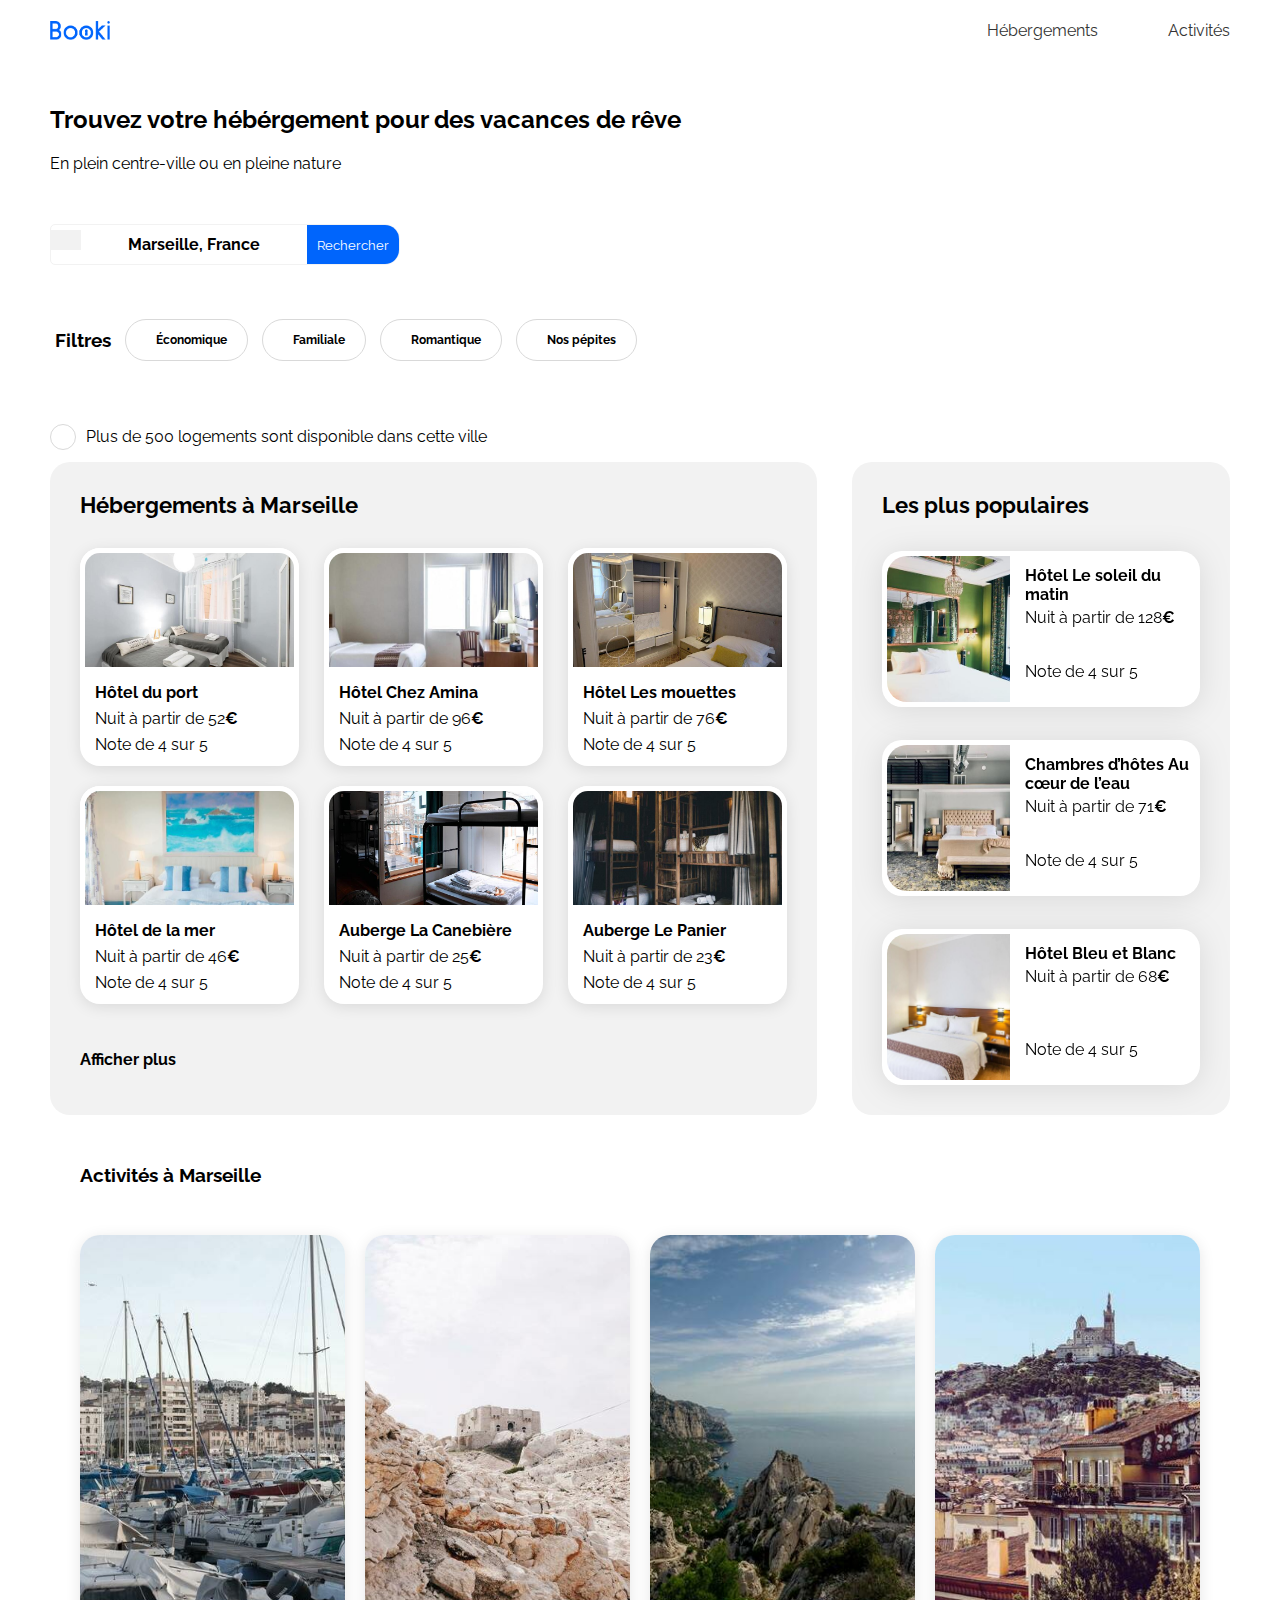
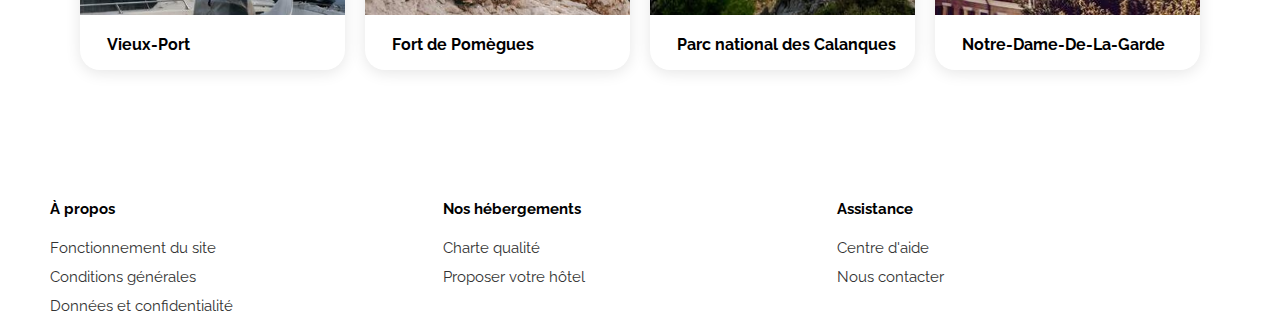
<file: index.html>
<!DOCTYPE html>
<html lang="fr">
  <head>
    <meta charset="UTF-8" />
    <meta name="viewport" content="width=device-width, initial-scale=1.0" />
    <title>Booki</title>
    <link rel="preconnect" href="https://fonts.googleapis.com" />
    <link rel="preconnect" href="https://fonts.gstatic.com" crossorigin />
    <link
      href="https://fonts.googleapis.com/css2?family=Raleway:wght@400;500;700&display=swap"
      rel="stylesheet"
    />
    <link
      rel="stylesheet"
      href="https://cdnjs.cloudflare.com/ajax/libs/font-awesome/6.2.1/css/all.min.css"
      integrity="sha512-MV7K8+y+gLIBoVD59lQIYicR65iaqukzvf/nwasF0nqhPay5w/9lJmVM2hMDcnK1OnMGCdVK+iQrJ7lzPJQd1w=="
      crossorigin="anonymous"
      referrerpolicy="no-referrer"
    />
    <link rel="stylesheet" href="./css/style.css" />
  </head>

  <body>
    <div class="main-container">
      <header>
        <div class="header">
          <img class="logo" src="./images/logo/Booki.png" alt="" />
          <nav>
            <ul class="nav-links">
              <li class="nav-head"><a href="#hebergements">Hébergements</a></li>
              <li class="nav-head"><a href="#activity">Activités</a></li>
            </ul>
          </nav>
        </div>
      </header>
      <div class="first-section">
        <h2 class="h2">Trouvez votre hébérgement pour des vacances de rêve</h2>
        <p>En plein centre-ville ou en pleine nature</p>

        <div class="search-container">
          <div class="search-icon">
            <i class="fa-solid fa-location-dot"></i>
          </div>
          <input type="text" value="Marseille, France" />
          <button class="btn">Rechercher</button>
          <button class="btn-icon">
            <i class="fa-solid fa-magnifying-glass"></i>
          </button>
        </div>

        <div class="filters">
          <h3 class="h3-filter">Filtres</h3>
          <div class="filter">
            <div class="bloc-filter">
              <i class="fa-solid fa-money-bill-wave"></i>
              <p>Économique</p>
            </div>
          </div>
          <div class="filter">
            <div class="bloc-filter">
              <i class="fa-solid fa-person"></i>
              <p>Familiale</p>
            </div>
          </div>
          <div class="filter">
            <div class="bloc-filter">
              <i class="fa-solid fa-heart"></i>
              <p>Romantique</p>
            </div>
          </div>
          <div class="filter">
            <div class="bloc-filter">
              <i class="fa-solid fa-fire"></i>
              <p>Nos pépites</p>
            </div>
          </div>
        </div>

        <div class="info">
          <div>
            <span class="cercle-info"><i class="fa-solid fa-info"></i></span>
          </div>
          <p>Plus de 500 logements sont disponible dans cette ville</p>
        </div>
      </div>

      <main>
        <div class="hebergements-and-populaires">
          <section class="hebergements" id="hebergements">
            <div class="populaires-title">
              <h2 class="section-title">Hébergements à Marseille</h2>
            </div>

            <div class="container-hebergement">
              <article>
                <img
                  src="./images/hebergements/fred-kleber.jpg"
                  alt="Image de la chambre d'hôtel montrant un lit"
                />
                <h3 class="card-title">Hôtel du port</h3>
                <p class="card-subtitle">
                  Nuit à partir de 52<span class="euro">€</span>
                </p>
                <div class="card-rating">
                  <i class="fa-xs fa-solid fa-star" aria-hidden="true"></i>
                  <i class="fa-xs fa-solid fa-star" aria-hidden="true"></i>
                  <i class="fa-xs fa-solid fa-star" aria-hidden="true"></i>
                  <i class="fa-xs fa-solid fa-star" aria-hidden="true"></i>
                  <i
                    class="fa-xs fa-solid fa-star neutral-star"
                    aria-hidden="true"
                  ></i>
                  <span class="sr-only">Note de 4 sur 5</span>
                </div>
              </article>

              <article>
                <img
                  src="./images/hebergements/febrian-zakaria.jpg"
                  alt="Image de la chambre d'hôtel montrant un lit"
                />
                <h3 class="card-title">Hôtel Chez Amina</h3>
                <p class="card-subtitle">
                  Nuit à partir de 96<span class="euro">€</span>
                </p>
                <div class="card-rating">
                  <i class="fa-xs fa-solid fa-star" aria-hidden="true"></i>
                  <i class="fa-xs fa-solid fa-star" aria-hidden="true"></i>
                  <i class="fa-xs fa-solid fa-star" aria-hidden="true"></i>
                  <i class="fa-xs fa-solid fa-star" aria-hidden="true"></i>
                  <i
                    class="fa-xs fa-solid fa-star neutral-star"
                    aria-hidden="true"
                  ></i>
                  <span class="sr-only">Note de 4 sur 5</span>
                </div>
              </article>

              <article>
                <img
                  src="./images/hebergements/reisetopia.jpg"
                  alt="Image de la chambre d'hôtel montrant un lit"
                />
                <h3 class="card-title">Hôtel Les mouettes</h3>
                <p class="card-subtitle">
                  Nuit à partir de 76<span class="euro">€</span>
                </p>
                <div class="card-rating">
                  <i class="fa-xs fa-solid fa-star" aria-hidden="true"></i>
                  <i class="fa-xs fa-solid fa-star" aria-hidden="true"></i>
                  <i class="fa-xs fa-solid fa-star" aria-hidden="true"></i>
                  <i class="fa-xs fa-solid fa-star" aria-hidden="true"></i>
                  <i
                    class="fa-xs fa-solid fa-star neutral-star"
                    aria-hidden="true"
                  ></i>
                  <span class="sr-only">Note de 4 sur 5</span>
                </div>
              </article>

              <article>
                <img
                  src="./images/hebergements/annie-spratt.jpg"
                  alt="Image de la chambre d'hôtel montrant un lit"
                />
                <h3 class="card-title">Hôtel de la mer</h3>
                <p class="card-subtitle">
                  Nuit à partir de 46<span class="euro">€</span>
                </p>
                <div class="card-rating">
                  <i class="fa-xs fa-solid fa-star" aria-hidden="true"></i>
                  <i class="fa-xs fa-solid fa-star" aria-hidden="true"></i>
                  <i class="fa-xs fa-solid fa-star" aria-hidden="true"></i>
                  <i class="fa-xs fa-solid fa-star" aria-hidden="true"></i>
                  <i
                    class="fa-xs fa-solid fa-star neutral-star"
                    aria-hidden="true"
                  ></i>
                  <span class="sr-only">Note de 4 sur 5</span>
                </div>
              </article>

              <article>
                <img
                  src="./images/hebergements/marcus-loke.jpg"
                  alt="Image de la chambre d'hôtel montrant un lit"
                />
                <h3 class="card-title">Auberge La Canebière</h3>
                <p class="card-subtitle">
                  Nuit à partir de 25<span class="euro">€</span>
                </p>
                <div class="card-rating">
                  <i class="fa-xs fa-solid fa-star" aria-hidden="true"></i>
                  <i class="fa-xs fa-solid fa-star" aria-hidden="true"></i>
                  <i class="fa-xs fa-solid fa-star" aria-hidden="true"></i>
                  <i class="fa-xs fa-solid fa-star" aria-hidden="true"></i>
                  <i
                    class="fa-xs fa-solid fa-star neutral-star"
                    aria-hidden="true"
                  ></i>
                  <span class="sr-only">Note de 4 sur 5</span>
                </div>
              </article>

              <article>
                <img
                  src="./images/hebergements/nicate-lee.jpg"
                  alt="Image de la chambre d'hôtel montrant un lit"
                />
                <h3 class="card-title">Auberge Le Panier</h3>
                <p class="card-subtitle">
                  Nuit à partir de 23<span class="euro">€</span>
                </p>
                <div class="card-rating">
                  <i class="fa-xs fa-solid fa-star" aria-hidden="true"></i>
                  <i class="fa-xs fa-solid fa-star" aria-hidden="true"></i>
                  <i class="fa-xs fa-solid fa-star" aria-hidden="true"></i>
                  <i class="fa-xs fa-solid fa-star" aria-hidden="true"></i>
                  <i
                    class="fa-xs fa-solid fa-star neutral-star"
                    aria-hidden="true"
                  ></i>
                  <span class="sr-only">Note de 4 sur 5</span>
                </div>
              </article>
            </div>
            <p><strong>Afficher plus</strong></p>
          </section>

          <section class="populaires">
            <div class="populaires-title">
              <h2 class="section-title">Les plus populaires</h2>
              <i class="fa-solid fa-chart-line" aria-hidden="true"></i>
            </div>
            <div class="populaires-cards">
              <article class="card">
                <img
                  src="./images/hebergements/emile-guillemot.jpg"
                  alt="Image de la chambre d'hôtel montrant un lit"
                />
                <div class="card-content">
                  <div class="card-txt">
                    <h3 class="card-title">Hôtel Le soleil du matin</h3>
                    <p class="card-subtitle">
                      Nuit à partir de 128<span class="euro">€</span>
                    </p>
                  </div>
                  <div class="card-rating">
                    <i class="fa-xs fa-solid fa-star" aria-hidden="true"></i>
                    <i class="fa-xs fa-solid fa-star" aria-hidden="true"></i>
                    <i class="fa-xs fa-solid fa-star" aria-hidden="true"></i>
                    <i class="fa-xs fa-solid fa-star" aria-hidden="true"></i>
                    <i
                      class="fa-xs fa-solid fa-star neutral-star"
                      aria-hidden="true"
                    ></i>
                    <span class="sr-only">Note de 4 sur 5</span>
                  </div>
                </div>
              </article>
              <article class="card">
                <img
                  src="./images/hebergements/aw-creative.jpg"
                  alt="Image de la chambre d'hôtel montrant un lit"
                />
                <div class="card-content">
                  <div class="card-txt">
                    <h3 class="card-title">
                      Chambres d’hôtes Au cœur de l’eau
                    </h3>
                    <p class="card-subtitle">
                      Nuit à partir de 71<span class="euro">€</span>
                    </p>
                  </div>
                  <div class="card-rating">
                    <i class="fa-xs fa-solid fa-star" aria-hidden="true"></i>
                    <i class="fa-xs fa-solid fa-star" aria-hidden="true"></i>
                    <i class="fa-xs fa-solid fa-star" aria-hidden="true"></i>
                    <i class="fa-xs fa-solid fa-star" aria-hidden="true"></i>
                    <i
                      class="fa-xs fa-solid fa-star neutral-star"
                      aria-hidden="true"
                    ></i>
                    <span class="sr-only">Note de 4 sur 5</span>
                  </div>
                </div>
              </article>
              <article class="card">
                <img
                  src="./images/hebergements/febrian-zakaria2.jpg"
                  alt="Image de la chambre d'hôtel montrant un lit"
                />
                <div class="card-content">
                  <div class="card-txt">
                    <h3 class="card-title">Hôtel Bleu et Blanc</h3>
                    <p class="card-subtitle">
                      Nuit à partir de 68<span class="euro">€</span>
                    </p>
                  </div>
                  <div class="card-rating">
                    <i class="fa-xs fa-solid fa-star" aria-hidden="true"></i>
                    <i class="fa-xs fa-solid fa-star" aria-hidden="true"></i>
                    <i class="fa-xs fa-solid fa-star" aria-hidden="true"></i>
                    <i class="fa-xs fa-solid fa-star" aria-hidden="true"></i>
                    <i
                      class="fa-xs fa-solid fa-star neutral-star"
                      aria-hidden="true"
                    ></i>
                    <span class="sr-only">Note de 4 sur 5</span>
                  </div>
                </div>
              </article>
            </div>
          </section>
        </div>
      </main>

      <section class="activity" id="activity">
        <h3>Activités à Marseille</h3>

        <div class="container-activity">
          <article class="card-activity">
            <img
              src="./images/activites/reno-laithienne.jpg"
              alt="Image du Vieux-Port"
            />
            <div>
              <h3 class="card-title-activity">Vieux-Port</h3>
            </div>
          </article>

          <article class="card-activity">
            <img
              src="./images/activites/paul-hermann.jpg"
              alt="Image du Fort de Pomègues"
            />
            <div>
              <h3 class="card-title-activity">Fort de Pomègues</h3>
            </div>
          </article>

          <article class="card-activity">
            <img
              src="./images/activites/kilyan-sockalingum.jpg"
              alt="Image du Parc national des Calanques"
            />
            <div>
              <h3 class="card-title-activity">Parc national des Calanques</h3>
            </div>
          </article>

          <article class="card-activity">
            <img
              src="./images/activites/florian-wehde.jpg"
              alt="Image de Notre-Dame-De-La-Garde"
            />
            <div>
              <h3 class="card-title-activity">Notre-Dame-De-La-Garde</h3>
            </div>
          </article>
        </div>
      </section>

      <footer>
        <div class="contenu-footer">
          <div class="bloc footer_propos">
            <h3>À propos</h3>
            <ul class="listes">
              <li><a href="#">Fonctionnement du site</a></li>
              <li><a href="#">Conditions générales</a></li>
              <li><a href="#">Données et confidentialité</a></li>
            </ul>
          </div>

          <div class="bloc footer_hebergements">
            <h3>Nos hébergements</h3>
            <ul class="listes">
              <li><a href="#">Charte qualité</a></li>
              <li><a href="#">Proposer votre hôtel</a></li>
            </ul>
          </div>

          <div class="bloc footer_assistance">
            <h3>Assistance</h3>
            <ul class="listes">
              <li><a href="#">Centre d'aide</a></li>
              <li><a href="#">Nous contacter</a></li>
            </ul>
          </div>
        </div>
      </footer>
    </div>
  </body>
</html>
</file>
<file: css/style.css>
/****** General ***********/
* {
  font-family: "Raleway", sans-serif;
}

:root {
  --main-color: #0065fc;
  --main-bg-color: #f2f2f2;
  --filter-bg-color: #deebff;
}

.fa-solid {
  color: var(--main-color);
}

body {
  display: flex;
  justify-content: center;
  margin: 0;
}

.main-container {
  width: 100%;
  max-width: 1440px;
  padding: 0 50px;
  box-sizing: border-box;
}

.section-title {
  margin: 0;
  font-size: 22px;
}

.card {
  background-color: white;
  border-radius: 20px;
  padding: 5px;
  filter: drop-shadow(0px 3px 15px rgba(0, 0, 0, 0.1));
}

.card img {
  object-fit: cover;
  border-radius: 20px 0 0 20px;
  width: 123px;
  height: 146px;
}

.card-title {
  font-size: 16px;
}

.euro {
  font-weight: 700;
}

.neutralStar {
  color: var(--main-bg-color);
}

/****** Hebergements And Populaires ***********/
.hebergements-and-populaires {
  display: flex;
  justify-content: space-between;
}

.hebergements-and-populaires section {
  background-color: var(--main-bg-color);
  border-radius: 20px;
  padding: 30px;
  box-sizing: border-box;
}

/****** Hebergements ***********/
.hebergements {
  width: 65%;
}

/****** Populaires ***********/
.populaires {
  width: 32%;
}

.populaires-title {
  display: flex;
  justify-content: space-between;
  align-items: center;
}

.populaires-cards .card {
  display: flex;
  margin-top: 33px;
}

.populaires-cards & {
  width: 33%;
  height: 136px;
  border-top-left-radius: 20px;
  border-bottom-left-radius: 20px;
}

.populaires-cards .card-content {
  padding-left: 15px;
  display: flex;
  flex-direction: column;
  justify-content: space-between;
  box-sizing: border-box;
}

.populaires-cards .card-title {
  margin-top: 10px;
  margin-bottom: 4px;
}

.populaires-cards .card-subtitle {
  margin: 0;
}

.populaires-cards .card-rating {
  margin-bottom: 5px;
}

/* Le code ci-dessous correspond à la version responsive uniquement */

/****** Media queries ***********/
/* Medium devices (tablets, less/equal than 1024px) */

@media (max-width: 1024px) {
  .hebergements-and-populaires {
    flex-direction: column;
  }

  .hebergements {
    width: 100%;
  }

  .populaires {
    width: 100%;
    margin-top: 50px;
  }

  .populaires-title {
    margin-bottom: 15px;
  }

  .populaires-cards {
    display: flex;
    flex-direction: row;
    justify-content: space-between;
    gap: 20px;
  }

  .populaires-cards .card {
    margin-top: 0;
  }

  .populaires-cards .card-title {
    font-size: 14px;
  }

  .populaires-cards .card-subtitle {
    font-size: 13px;
  }

  .activity {
    padding: 0 !important;
    gap: 0 !important;
    margin-top: 30px;
  }
}

/* Small devices (phones, less than 768px) */
@media screen and (max-width: 767px) {
  .hebergements-and-populaires {
    flex-direction: column-reverse !important;
  }
  .populaires {
    width: 100%;
  }
  .populaires-cards {
    flex-direction: column;
    width: 100%;
  }
  .main-container {
    padding: 0;
  }
  .first-section {
    padding: 20px;
  }

  .activity {
    padding: 0 30px !important;
  }
}

/* Mon CSS */

/* En-tête de la page */

.header {
  width: 100%;
  display: flex;
  flex-direction: row;
  justify-content: space-between;
  align-items: center;
  background-color: #ffffff;
}

.nav-links {
  display: flex;
  list-style: none;
  margin: 0;
  padding: 0;
  gap: 70px;
}

.nav-head a {
  text-decoration: none;
  color: #333;
  padding-top: 16px;
  display: inline-block;
}

.nav-head a:hover {
  color: #0065fc;
  border-top: 2px solid #0065fc;
}

.logo {
  height: 19px;
  padding-top: 16px;
}

@media screen and (max-width: 767px) {
  .header {
    flex-direction: column;
  }

  .logo {
    margin-bottom: 33px;
  }

  nav {
    width: 100%;
  }

  .nav-head {
    width: 100%;
    text-align: center;
  }

  .nav-head a {
    border-bottom: 2px solid #f2f2f2;
    padding-bottom: 16px;
    width: 100%;
  }

  .nav-links {
    display: grid;
    grid-template-columns: repeat(2, 1fr);
    align-items: center;
    width: 100%;
    gap: 0;
  }

  .nav-head a:hover {
    border-bottom: 2px solid #0065fc;
    border-top: none;
  }
}

/* info groupe */

.h2 {
  margin-top: 60px;
}

@media screen and (max-width: 767px) {
  .h2 {
    font-size: 22px;
    margin-top: 0;
  }
}

/* Barre de recherche */

.search-container {
  display: inline-block;
  margin-top: 35px;
  border-radius: 5px 15px 15px 5px;
  border: 1px solid #f2f2f2;
  overflow: hidden;
}

.search-icon {
  display: inline-block;
  padding: 10px 15px;
  background-color: #f2f2f2;
}

.fa-location-dot {
  color: #333;
}

input[type="text"] {
  padding: 10px;
  border: none;
  border-radius: 5px 0 0 5px;
  font-weight: bold;
  font-size: 16px;
  text-align: center;
}

.btn {
  padding: 10px;
  border: none;
  background-color: #0065fc;
  color: white;
  cursor: pointer;
  height: 39px;
}

.btn-icon {
  display: none;
  padding: 10px;
  border: none;
  background-color: #0065fc;
  color: white;
  cursor: pointer;
  height: 39px;
}
.btn-icon i {
  color: white;
}

@media screen and (max-width: 767px) {
  .search-container {
    width: 100% !important;
  }

  input {
    width: calc(100% - 108px);
  }
}

@media screen and (max-width: 767px) {
  .search-container {
    width: auto;
    border-radius: 15px;
  }

  .btn {
    display: none;
  }
  .btn-icon {
    display: inline-block;
    border-radius: 15px;
    padding: 12px;
  }
}

/* Filtres */

.filter {
  display: inline-block;
  vertical-align: middle;
  padding: 1px 20px;
  margin: 50px 5px;
  border: 1px solid #d9d9d9;
  border-radius: 30px;
  cursor: pointer;
}

.h3-filter {
  display: inline-block;
  vertical-align: middle;
  margin: 50px 5px;
}

.filter:hover {
  background-color: #deebff;
}

.bloc-filter {
  display: flex;
  align-items: center;
  justify-content: center;
  font-size: 12px;
}

.bloc-filter p {
  font-weight: bold;
  margin-left: 10px;
}

@media screen and (max-width: 767px) {
  .filters {
    display: flex;
    flex-wrap: wrap;
    gap: 20px;
  }
  .filter {
    width: 45%;
    margin: 0;
    box-sizing: border-box;
  }
  .h3-filter {
    width: 100%;
    margin: 0;
    margin-top: 20px;
  }
}

/* Info */

.info {
  display: flex;
  align-items: center;
}

.info p {
  margin-left: 10px;
}

.cercle-info {
  display: flex;
  justify-content: center;
  align-items: center;
  width: 24px;
  height: 24px;
  border: 1px solid #d9d9d9;
  border-radius: 100%;
}

@media screen and (max-width: 767px) {
  .info {
    margin-top: 20px;
  }
}

/* Hébergement */

.hebergements {
  display: flex;
  flex-direction: column;
  align-items: flex-start;
  padding: 30px;
  gap: 30px;
  background: #f2f2f2;
  border-radius: 15px;
}
.container-hebergement {
  display: flex;
  flex-wrap: wrap;
  gap: 20px;
  justify-content: space-between;
}

.container-hebergement article {
  width: 31%;
  background: white;
  border-radius: 20px;
  line-height: 10px;
  box-shadow: 0px 3px 15px rgba(0, 0, 0, 0.1);
}

.container-hebergement article:hover {
  border-radius: 20px;
  box-shadow: 0 0 20px rgba(0, 0, 0, 0.5);
  cursor: pointer;
}

.container-hebergement img {
  width: 100%;
  height: 124px;
  box-sizing: border-box;
  object-fit: cover;
  border: 5px solid #fff;
  border-radius: 20px 20px 0 0;
}

.container-hebergement .card-title,
.container-hebergement .card-subtitle,
.container-hebergement .card-rating {
  margin-left: 15px;
}

.card-rating {
  padding-bottom: 16px;
}

.neutral-star {
  color: #f2f2f2;
}

@media (max-width: 1024px) {
  .hebergements-and-populaires {
    flex-direction: column;
    width: 100%;
  }
}

@media screen and (max-width: 767px) {
  .populaires {
    border-radius: 0 !important;
  }

  .hebergements {
    background-color: #fff !important;
  }

  .container-hebergement {
    flex-direction: column;
    width: 100%;
  }

  .container-hebergement article {
    width: 100%;
  }
}

/* Activitées */

.activity {
  display: flex;
  flex-direction: column;
  align-items: flex-start;
  padding: 30px;
  gap: 30px;
  border-radius: 15px;
}

.container-activity {
  display: grid;
  grid-template-columns: repeat(4, 1fr);
  gap: 20px;
}

.container-activity article {
  width: 100%;
  background: #fff;
  box-shadow: 0px 3px 15px rgba(0, 0, 0, 0.1);
  border-radius: 20px;
  cursor: pointer;
}

.container-activity article:hover {
  border-radius: 20px;
  box-shadow: 0 0 20px rgba(0, 0, 0, 0.5);
  cursor: pointer;
}

.container-activity img {
  width: 100%;
  height: 380px;
  object-fit: cover;
  box-sizing: border-box;
  border-radius: 20px 20px 0px 0px;
}

.card-title-activity {
  font-size: 16px;
  margin-left: 10%;
}

@media (max-width: 1024px) {
  .container-activity img {
    height: 200px;
  }
}

@media screen and (max-width: 767px) {
  .container-activity {
    display: grid;
    grid-template-columns: repeat(1, 1fr);
    width: 100%;
  }

  .container-activity img {
    height: 141px;
  }

  .card-title-activity {
    font-size: 14px;
  }
}

/* Footer */

.contenu {
  flex: 1 0 auto;
}

.contenu-footer {
  display: grid;
  grid-template-columns: repeat(3, 1fr);
  width: 100%;
  align-items: flex-start;
  font-size: 15px;
  line-height: 19px;
  padding-top: 85px;
}

.footer_propos h3,
.footer_hebergements h3,
.footer_assistance h3 {
  font-family: "Raleway";
  font-size: 15px;
}

/* Listes footer */

li {
  padding: 5px 0;
}

.listes {
  position: relative;
  right: 40px;
  list-style-type: none;
}

.listes a {
  text-decoration: none;
  color: #333;
}

.listes a:hover {
  color: black;
}

/* Responsive footer */

@media screen and (max-width: 767px) {
  .contenu-footer {
    display: grid;
    grid-template-columns: repeat(1, 1fr);
  }

  .bloc {
    width: 300px;
    margin: 30px 30px;
  }
}
</file>
